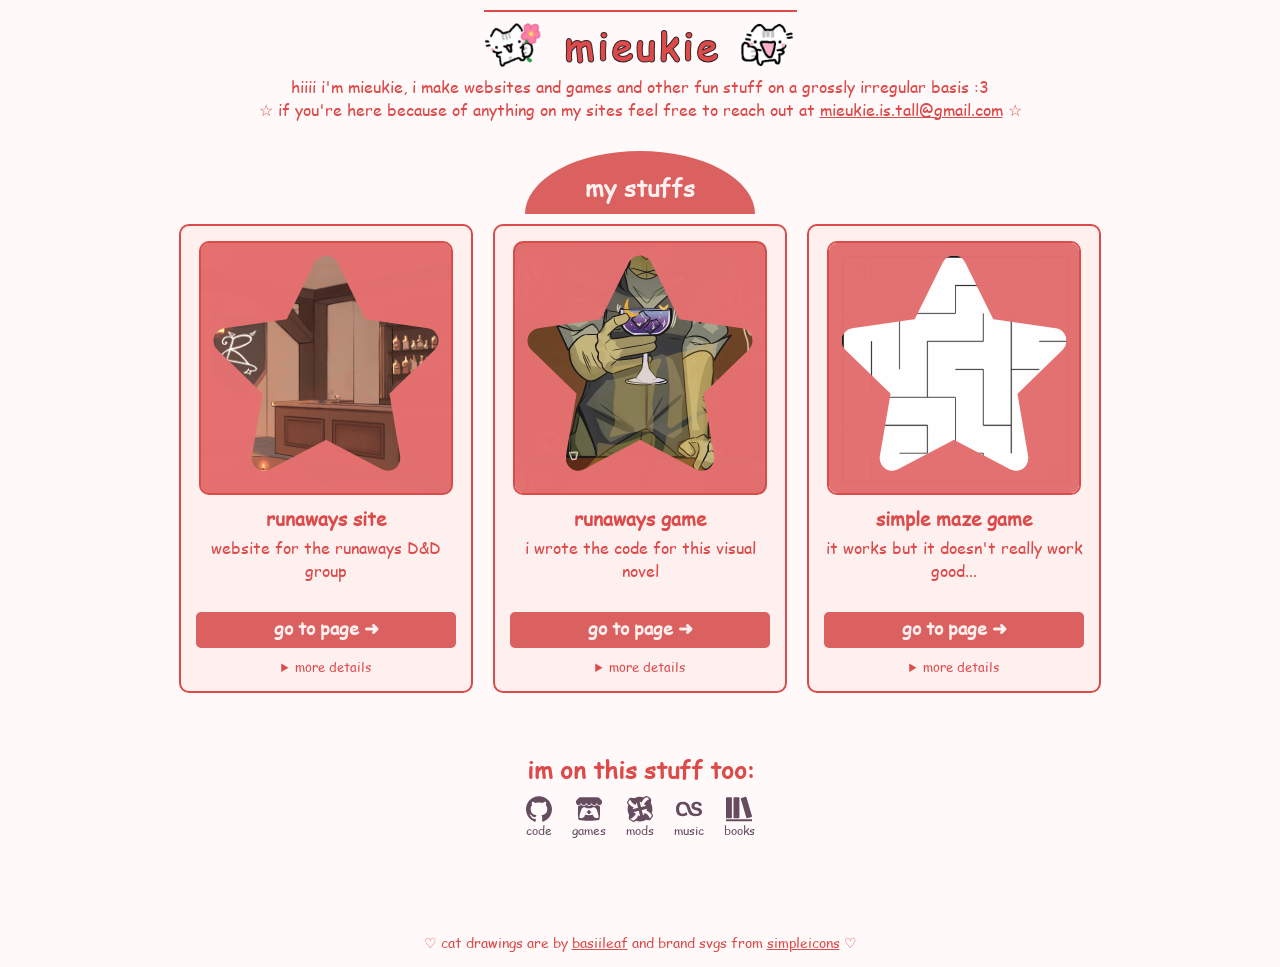
<file: index.html>
<!DOCTYPE html>
<html lang="en">
<head>
    <meta charset="UTF-8">
    <meta name="viewport" content="width=device-width, initial-scale=1.0">
    <title>mieukie</title>
    <meta name="description" content="Mieukie is an indie web developer and digital creator involved in several projects related to The Runaways D&D group.">
    <meta name="keywords" content="mieukie, runaways, the runaways, runaways dnd, the runaways dnd, runaways happy hour, atlasafk, web development, game development">
    <meta name="author" content="mieukie">
    <meta property="og:title" content="mieukie">
    <meta property="og:description" content="mieukie makes websites, games, and other fun stuff.">
    <meta property="og:image" content="img/placeholder.webp">
    <meta property="og:url" content="https://mieukie.com/">
    <link rel="canonical" href="https://mieukie.com/">
    <link rel="stylesheet" href="style.css">
    <link rel="icon" type="image/x-icon" href="favicon.ico">
    <link rel="icon" type="image/png" href="favicon.png">
</head>
<body>
    <header>
        <img src="img/cat_for_you.png" alt="a cartoon cat drawn by basiileaf offering the viewer a flower" class="basiileaf-cat">
        <h1 id="spanShift" class="span-shift" title="toggle animation">
            <span class="title-span-container" aria-hidden="true">
                <span style="--i:0">m</span>
                <span style="--i:1">i</span>
                <span style="--i:2">e</span>
                <span style="--i:3">u</span>
                <span style="--i:4">k</span>
                <span style="--i:5">i</span>
                <span style="--i:6">e</span>
            </span>
        </h1>
        <img src="img/cat_thumbs_up.png" alt="a cartoon cat drawn by basiileaf doing a thumbs up" class="basiileaf-cat">
    </header>
    <article class="intro-text">
        <p>hiiii i'm mieukie, i make websites and games and other fun stuff on a grossly irregular basis :3<br>☆ if you're here because of anything on my sites feel free to reach out at <a href="mailto:mieukie.is.tall@gmail.com">mieukie.is.tall@gmail.com</a> ☆</p>
    </article>
    <div class="semicircle-container">
        <h2>my stuffs</h2>
    </div>
    <main class="cards-container">
        <article class="card">
            <a href="https://runaways.cc" target="_blank" class="image-link">
                <img src="img/runaways_thumbnail.png" alt="Screenshot of the Runaways Website created by mieukie." class="card-image">
                <div class="star-overlay"></div>
            </a>
            <a href="https://runaways.cc" target="_blank" class="text-link h3">runaways site</a>
            <p>website for the runaways D&D group</p>
            <a href="https://runaways.cc" target="_blank" class="go-to-btn">go to page ➜</a>
            <details>
                <summary>more details</summary>
                <p>A website for the fictional group of characters known as The Runaways. Includes an art gallery, project showcase page, interactive map, and other fun stuff. Started this project in <time datetime="2022-09">September 2022</time> and still making updates lol</p>
            </details>
        </article>
        <article class="card">
            <a href="https://atlasafk.itch.io/runawayshappyhour" target="_blank" class="image-link">
                <img src="img/rhh_thumbnail.png" alt="Thumbnail for the Runaways Happy Hour game co-created by mieukie." class="card-image">
                <div class="star-overlay"></div>
            </a>
            <a href="https://atlasafk.itch.io/runawayshappyhour" target="_blank" class="text-link h3">runaways game</a>
            <p>i wrote the code for this visual novel</p>
            <a href="https://atlasafk.itch.io/runawayshappyhour" target="_blank" class="go-to-btn">go to page ➜</a>
            <details>
                <summary>more details</summary>
                <p>Visual novel featuring The Runaways D&D group. It's got GHOSTS and MINIGAMES and LORE! I did all the development stuff (using Ren'Py) and some beta reading. Game was officially published in <time datetime="2024-07">July 2024</time>.</p>
            </details>
        </article>
        <article class="card">
            <a href="https://mieukie.itch.io/simple-maze-game" target="_blank" class="image-link">
                <img src="img/maze_thumbnail.png" alt="Thumbnail for the Simple Maze Game created by mieukie." class="card-image">
                <div class="star-overlay"></div>
            </a>
            <a href="https://mieukie.itch.io/simple-maze-game" target="_blank" class="text-link h3">simple maze game</a>
            <p>it works but it doesn't really work good...</p>
            <a href="https://mieukie.itch.io/simple-maze-game" target="_blank" class="go-to-btn">go to page ➜</a>
            <details>
                <summary>more details</summary>
                <p>A super simple maze game made for a school project forever ago using pure HTML/CSS/JS. It's got a lot of bugs due to the fact I made it with like zero experience in <time datetime="2020-10">October 2020</time>. I'm replacing this tile with something cooler later but i haven't finished it yet :/</p>
            </details>
        </article>
    </main>
    <section class="socials-container">
        <h2>im on this stuff too:</h2>
        <div class="socials">
            <a href="https://github.com/mieukie" target="_blank">
                <img src="img/github.svg" alt="GitHub" class="social-icon">
                <p class="social-label">code</p>
            </a>
            <a href="https://mieukie.itch.io/" target="_blank">
                <img src="img/itchdotio.svg" alt="itch.io" class="social-icon">
                <p class="social-label">games</p>
            </a>
            <a href="https://www.nexusmods.com/profile/mieukie" target="_blank">
                <img src="img/nexusmods.svg" alt="Nexus Mods" class="social-icon">
                <p class="social-label">mods</p>
            </a>
            <a href="https://www.last.fm/user/mi3uki3" target="_blank">
                <img src="img/lastdotfm.svg" alt="last.fm" class="social-icon">
                <p class="social-label">music</p>
            </a>
            <a href="https://app.thestorygraph.com/profile/mieukie" target="_blank">
                <img src="img/thestorygraph.svg" alt="StoryGraph" class="social-icon">
                <p class="social-label">books</p>
            </a>
    </section>
    <footer>
        <p>♡ cat drawings are by <a href="https://www.instagram.com/basiilleaf.png/" target="_blank">basiileaf</a> and brand svgs from <a href="https://simpleicons.org/" target="_blank">simpleicons</a> ♡</p>
    </footer>

    <script src="index.js"></script>
</body>
</html>


<script type="application/ld+json">
{
  "@context": "https://schema.org",
  "@graph": [
    {
      "@type": "Person",
      "@id": "https://mieukie.com/",
      "name": "mieukie",
      "url": "https://mieukie.com/",
      "image": "https://mieukie.com/img/placeholder.webp",
      "sameAs": [
        "https://www.itch.io/profile/mieukie",
        "https://www.nexusmods.com/profile/mieukie",
        "https://www.github.com/mieukie"
      ],
      "knowsAbout": ["Web Development", "Game Development", "UI/UX Design","JavaScript", "HTML", "CSS", "Ren'Py"]
    },
    {
      "@type": "WebSite",
      "@id": "https://mieukie.com/",
      "url": "https://mieukie.com/",
      "name": "mieukie",
      "description": "Personal website of mieukie, an indie web developer and digital creator involved in several projects related to the The Runaways D&D group.",
      "publisher": {
        "@id": "https://mieukie.com/"
      }
    }
  ]
}
</script>
</file>
<file: style.css>
@font-face {
  font-family: 'ComicSansFallback';
  src: url('fonts/ComicSansFallback.woff2') format('woff2'),
       url('fonts/ComicSansFallback.woff') format('woff');
  font-display: swap;
}

body {
    font-family: "Comic Sans MS", "ComicSansFallback", sans-serif;
    background-color: #fffaf9;
    color: #dd4a4a;
    text-align: center;
    margin: 0;
    display: flex;
    flex-direction: column;
    justify-content: center;
    align-items: center;
}

::selection {
    background-color: #dd4a4a;
    color: #fffaf9;
}

a:focus,
summary:focus {
    outline: none;
    box-shadow: 0 0 0 2px #dd4a4a;
}

a,
a:visited {
    color: #dd4a4a;
}

a:hover,
a:focus:hover {
    color: #ff656a;
}

body a {
    -webkit-tap-highlight-color: transparent;
}

header {
    display: flex;
    align-items: center;
    justify-content: center;
    font-size: 1.2rem;
    gap: 20px;
    position: relative;
    height: fit-content;
    padding: 15px 0px 0px 0px;
    margin: 0;
}

header::before {
    content: "";
    position: absolute;
    top: 15%;
    left: 0;
    width: 100%;
    height: 2px;
    background-color: #dd4a4a;
    transform: translateY(-50%);
    z-index: -1;
}

h1,
h2 {
    margin: 0;
}

header img.basiileaf-cat {
    width: 60px;
    height: 60px;
}

@media (hover: hover) and (pointer: fine) {
    header img.basiileaf-cat:first-child:hover {
    transform: rotate(360deg);
    transition: transform 0.5s ease-in-out;
    }
    header img.basiileaf-cat:last-child:hover {
        transform: rotate(-360deg);
        transition: transform 0.5s ease-in-out;
    }
}

@media (hover: none) or (any-pointer: coarse) {
    header img.basiileaf-cat:first-child.spin {
        transform: rotate(360deg);
        transition: transform 0.5s ease-in-out;
    }
    header img.basiileaf-cat:last-child.spin {
        transform: rotate(-360deg);
        transition: transform 0.5s ease-in-out;
    }
}

.title-span-container {
    display: flex;
    justify-content: center;
    align-items: center;
    gap: 3px;
}

.span-shift > span > span {
  display: inline-block;
  animation: snapColorCycle 2.5s infinite running;
  animation-delay: calc(var(--i) * -0.5s); 
  -webkit-text-stroke: 1px #362329;
}

.span-shift:hover > span > span {
  cursor: pointer;
}

.span-shift.shifting > span > span {
  animation-play-state: paused;
}

@keyframes snapColorCycle {
  0%, 19.99%   { color: #ff656a; } 
  20%, 39.99%  { color: #ff9f00; } 
  40%, 59.99%  { color: #ffc600; } 
  60%, 79.99%  { color: #4cd6f8; } 
  80%, 100%    { color: #38d394; } 
}

.intro-text {
    padding: 0 40px;
}

.intro-text p {
    margin: 0 0 30px 0;
}

@media (max-width: 500px) {
    .intro-text {
        padding: 15px;
    }
    .intro-text p {
        margin: 0 0 5px 0;
    }
    header {
        gap: 10px;
    }
    main.cards-container {
        gap: 30px;
    }
}

.semicircle-container {
    display: flex;
    justify-content: center;
    align-items: flex-end;
    color: #fff0f0;
    background-color: #db6161;
    width: 170px;
    padding: 20px 30px 10px 30px;
    border-radius: 50% 50% 0 0 / 100% 100% 0 0;
}

.cards-container {
    display: flex;
    gap: 20px;
    justify-content: center;
    flex-wrap: wrap;
    margin: 10px 20px;
}

.card {
    display: flex;
    flex-direction: column;
    align-items: center;
    justify-content: flex-start;
    background-color: #fff0f0;
    border: 2px solid #dd4a4a;
    width: 260px;
    padding: 15px;
    border-radius: 10px;
}

.card .image-link {
    height: 250px;
    width: 250px;
    overflow: hidden;
    display: flex;
    align-items: center;
    justify-content: center;
    position: relative;
    overflow: hidden;
    border-radius: 10px;
    border: 2px solid #dd4a4a;
}

.card-image {
    width: 100%;
    height: 100%;
    object-fit: cover;
    opacity: 0.9;
    transition: opacity 0.5s ease-in-out;
}

.star-overlay {
  position: absolute;
  inset: 0;
  background-color: rgba(228, 112, 112, 0.99); 
  pointer-events: none; 
  mask-image:
    linear-gradient(black, black), 
    url("data:image/svg+xml,%3Csvg xmlns='http://www.w3.org/2000/svg' viewBox='-2 -2 28 28'%3E%3Cpath d='M12 2L15.09 8.26L22 9.27L17 14.14L18.18 21.02L12 17.77L5.82 21.02L7 14.14L2 9.27L8.91 8.26L12 2Z' fill='black' stroke='black' stroke-width='2.5' stroke-linejoin='round'/%3E%3C/svg%3E"); 
  mask-repeat: no-repeat, no-repeat;
  mask-position: center, center;
  mask-size: 100% 100%, 280px;
  mask-composite: destination-out;
  mask-composite: exclude;
  transition: mask-size 0.5s ease-in-out;
}

.image-link:hover .star-overlay {
  mask-size: 100% 100%, 1000px;
}

.image-link:hover .card-image {
    opacity: 1;
}

.image-link:hover {
    border: 2px solid #db6161;
}

@media (hover: none) or (any-pointer: coarse) {
  .image-link:hover .star-overlay {
    mask-size: 100% 100%, 280px; 
    transition: mask-size 0.3s ease-in;
  }
  .image-link.is-in-view .star-overlay {
    mask-size: 100% 100%, 1000px;
    transition: mask-size 0.5s ease-in-out;
  }
}

.card .text-link {
    margin-top: 10px;
    text-decoration: none;
    color: #dd4a4a;
    font-size: 1.17em;
    font-weight: bold;
}

.card .text-link:hover {
    text-decoration: underline;
}

.card .go-to-btn {
    margin: 5px 0 10px 0;
    padding: 4px 10px 8px 10px;
    background-color: #db6161;
    color: #fff0f0;
    text-decoration: none;
    border-radius: 5px;
    font-weight: bold;
    font-size: 1.1em;
    width: 240px;
}
.card .go-to-btn:hover {
    background-color: #eb4e4e;
    color: #ffffff;
}

.card summary {
    cursor: pointer;
    color: #dd4a4a;
    font-size: 0.8em;
}

.card p {
    margin: 5px 0 25px 0;
}

.socials {
    display: flex;
    gap: 20px;
    justify-content: center;
}

.socials a {
    display: flex;
    flex-direction: column;
    align-items: center;
    text-decoration: none;
    color: #dd4a4a;
    transition: all 0.3s ease-in-out;
}

.socials a:hover {
    filter: brightness(1.2);
    transform: translateY(-1px);
}

.socials a p.social-label {
    font-size: 0.75em;
    color: #654b5e;
    margin: 0;
}

.socials img {
    filter: brightness(0) saturate(100%) invert(30%) sepia(22%) saturate(562%) hue-rotate(264deg) brightness(92%) contrast(83%);
    width: 26px;
}

.socials-container h2 {
    margin: 50px 0 10px 0;
}

footer {
    margin-top: 80px;
    font-size: 0.9em;
    position: relative;
    padding: 0 15px;
}
</file>
